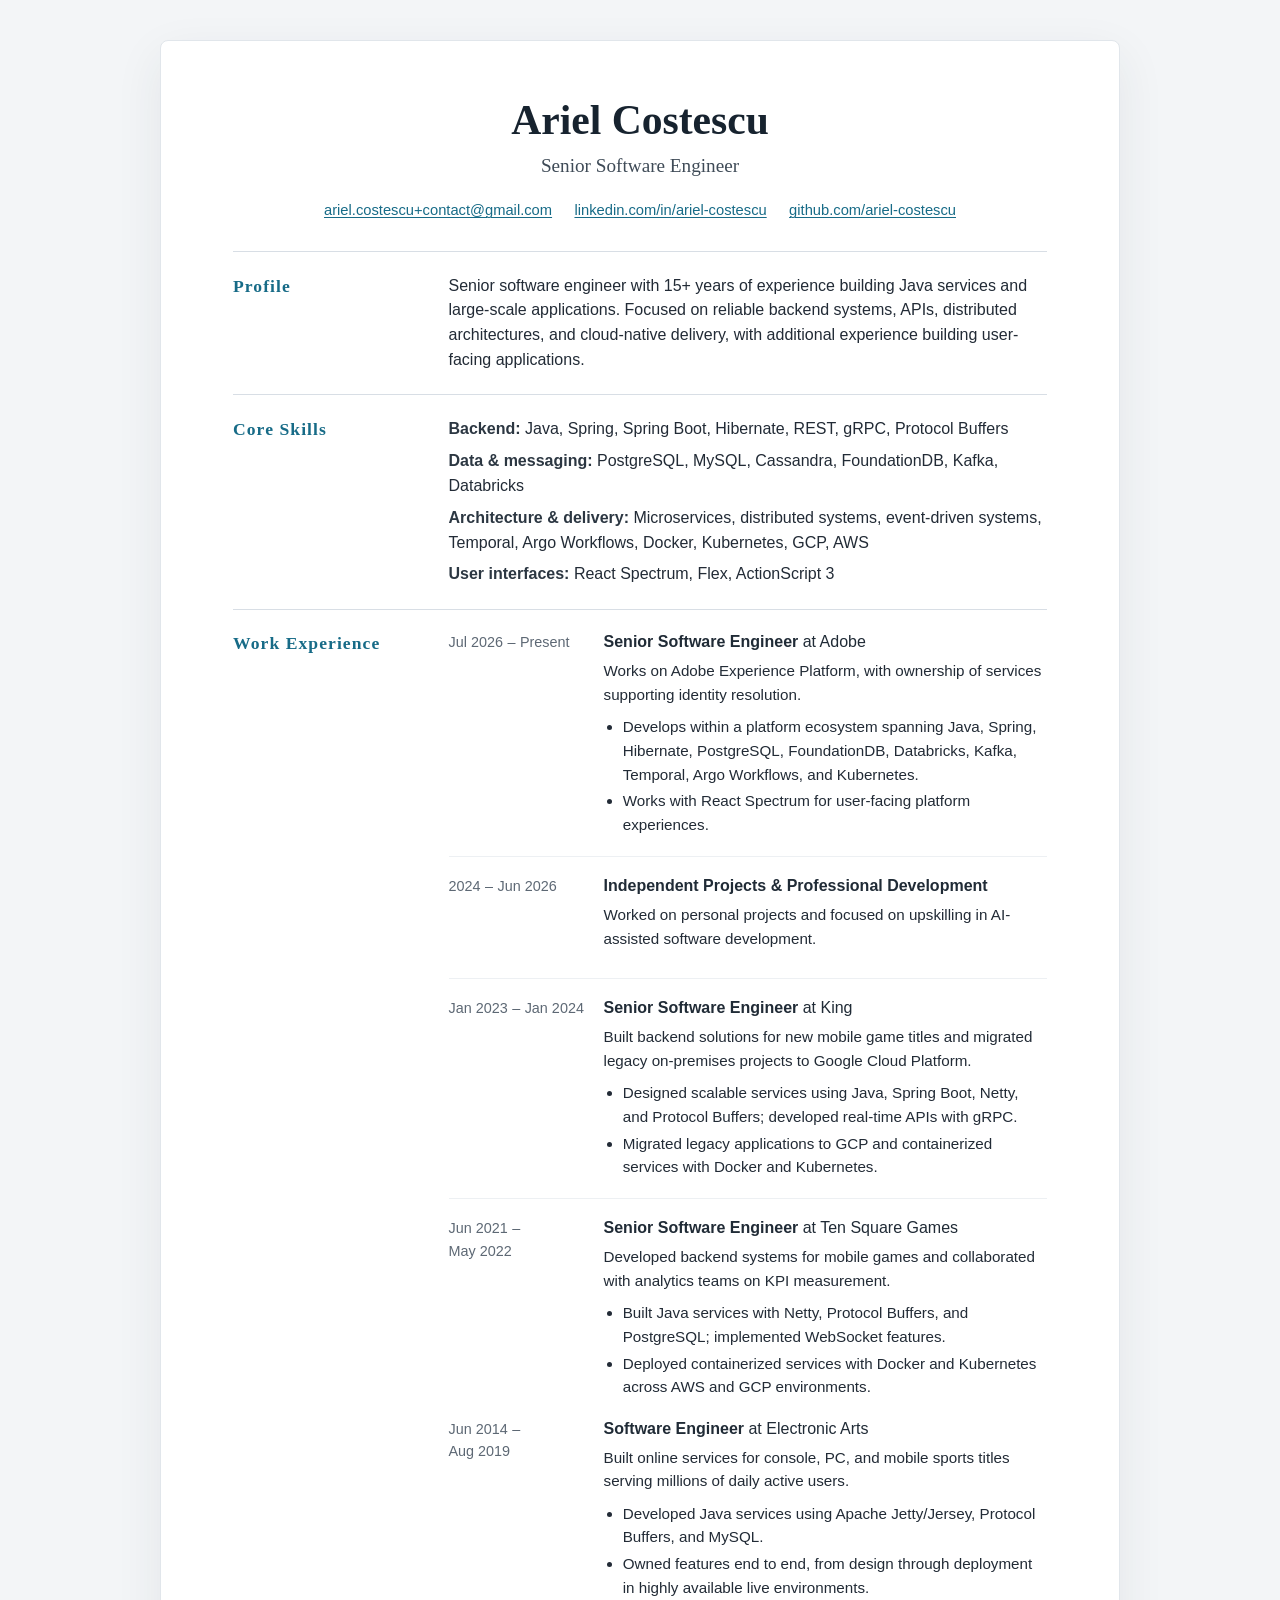
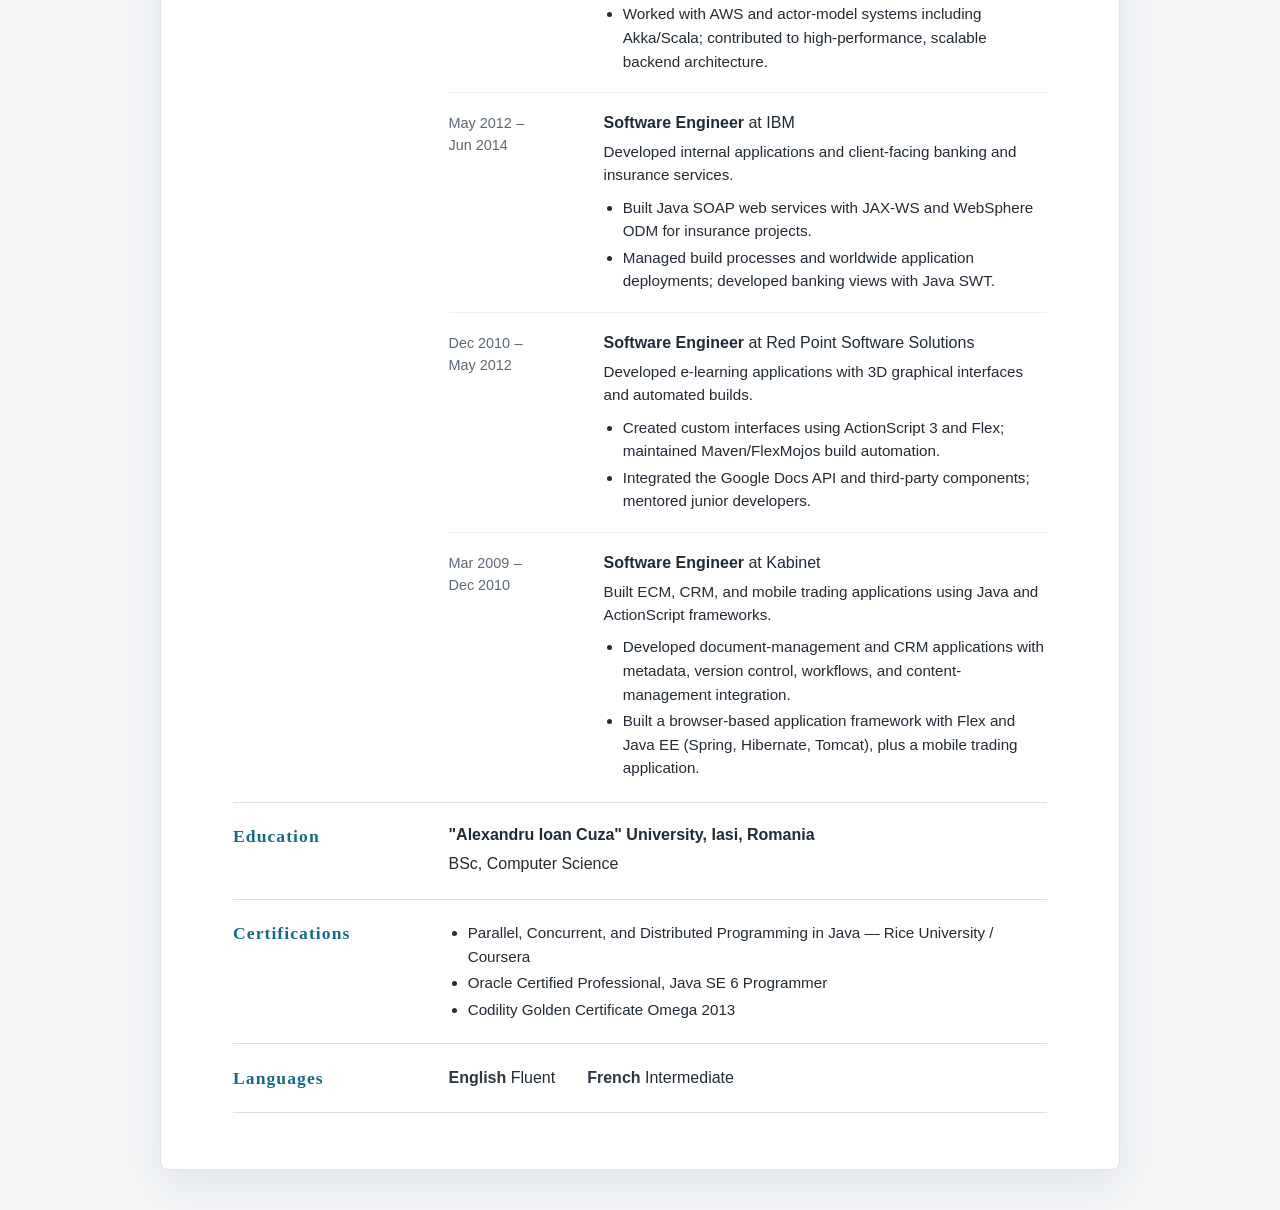
<file: index.html>
<!doctype html>
<html lang="en">
  <head>
    <meta charset="utf-8">
    <meta name="viewport" content="width=device-width, initial-scale=1">
    <meta name="theme-color" content="#f3f5f7">
    <meta
      name="description"
      content="Ariel Costescu, Senior Software Engineer. Experience in Java, backend systems, distributed architectures, and cloud-native delivery."
    >
    <meta property="og:title" content="Ariel Costescu — Senior Software Engineer">
    <meta
      property="og:description"
      content="Senior software engineer focused on reliable backend systems, APIs, distributed architectures, and cloud-native delivery."
    >
    <meta property="og:type" content="profile">
    <title>Ariel Costescu — Senior Software Engineer</title>
    <link rel="stylesheet" href="styles.css">
  </head>
  <body>
    <main class="resume">
      <header class="resume-header">
        <h1>Ariel Costescu</h1>
        <p class="job-title">Senior Software Engineer</p>
        <nav class="contact" aria-label="Contact links">
          <a href="mailto:ariel.costescu+contact@gmail.com">ariel.costescu+contact@gmail.com</a>
          <a href="https://linkedin.com/in/ariel-costescu">linkedin.com/in/ariel-costescu</a>
          <a href="https://github.com/ariel-costescu">github.com/ariel-costescu</a>
        </nav>
      </header>

      <section class="resume-section" aria-labelledby="profile-heading">
        <h2 id="profile-heading" class="section-label">Profile</h2>
        <div class="section-content">
          <p>
            Senior software engineer with 15+ years of experience building Java services and
            large-scale applications. Focused on reliable backend systems, APIs, distributed
            architectures, and cloud-native delivery, with additional experience building
            user-facing applications.
          </p>
        </div>
      </section>

      <section class="resume-section" aria-labelledby="skills-heading">
        <h2 id="skills-heading" class="section-label">Core Skills</h2>
        <div class="section-content skills">
          <p><strong>Backend:</strong> Java, Spring, Spring Boot, Hibernate, REST, gRPC, Protocol Buffers</p>
          <p><strong>Data &amp; messaging:</strong> PostgreSQL, MySQL, Cassandra, FoundationDB, Kafka, Databricks</p>
          <p><strong>Architecture &amp; delivery:</strong> Microservices, distributed systems, event-driven systems, Temporal, Argo Workflows, Docker, Kubernetes, GCP, AWS</p>
          <p><strong>User interfaces:</strong> React Spectrum, Flex, ActionScript 3</p>
        </div>
      </section>

      <section class="resume-section experience" aria-labelledby="experience-heading">
        <h2 id="experience-heading" class="section-label">Work Experience</h2>
        <div class="section-content experience-list">
          <article class="job">
            <p class="job-dates">
              <time datetime="2026-07">Jul 2026</time><span aria-hidden="true">–</span><span>Present</span>
            </p>
            <div class="job-details">
              <h3>Senior Software Engineer <span>at Adobe</span></h3>
              <p>
                Works on Adobe Experience Platform, with ownership of services supporting identity
                resolution.
              </p>
              <ul>
                <li>
                  Develops within a platform ecosystem spanning Java, Spring, Hibernate,
                  PostgreSQL, FoundationDB, Databricks, Kafka, Temporal, Argo Workflows, and
                  Kubernetes.
                </li>
                <li>Works with React Spectrum for user-facing platform experiences.</li>
              </ul>
            </div>
          </article>

          <article class="job">
            <p class="job-dates">
              <time datetime="2024">2024</time><span aria-hidden="true">–</span><time datetime="2026-06">Jun 2026</time>
            </p>
            <div class="job-details">
              <h3>Independent Projects &amp; Professional Development</h3>
              <p>
                Worked on personal projects and focused on upskilling in AI-assisted software
                development.
              </p>
            </div>
          </article>

          <article class="job">
            <p class="job-dates">
              <time datetime="2023-01">Jan 2023</time><span aria-hidden="true">–</span><time datetime="2024-01">Jan 2024</time>
            </p>
            <div class="job-details">
              <h3>Senior Software Engineer <span>at King</span></h3>
              <p>
                Built backend solutions for new mobile game titles and migrated legacy on-premises
                projects to Google Cloud Platform.
              </p>
              <ul>
                <li>Designed scalable services using Java, Spring Boot, Netty, and Protocol Buffers; developed real-time APIs with gRPC.</li>
                <li>Migrated legacy applications to GCP and containerized services with Docker and Kubernetes.</li>
              </ul>
            </div>
          </article>

          <article class="job">
            <p class="job-dates">
              <time datetime="2021-06">Jun 2021</time><span aria-hidden="true">–</span><time datetime="2022-05">May 2022</time>
            </p>
            <div class="job-details">
              <h3>Senior Software Engineer <span>at Ten Square Games</span></h3>
              <p>
                Developed backend systems for mobile games and collaborated with analytics teams
                on KPI measurement.
              </p>
              <ul>
                <li>Built Java services with Netty, Protocol Buffers, and PostgreSQL; implemented WebSocket features.</li>
                <li>Deployed containerized services with Docker and Kubernetes across AWS and GCP environments.</li>
              </ul>
            </div>
          </article>

          <div class="print-page-header" aria-hidden="true">
            <p class="print-name">Ariel Costescu</p>
            <p class="print-title">Senior Software Engineer</p>
            <p class="continuation-label">Experience (continued)</p>
          </div>

          <article class="job">
            <p class="job-dates">
              <time datetime="2014-06">Jun 2014</time><span aria-hidden="true">–</span><time datetime="2019-08">Aug 2019</time>
            </p>
            <div class="job-details">
              <h3>Software Engineer <span>at Electronic Arts</span></h3>
              <p>
                Built online services for console, PC, and mobile sports titles serving millions
                of daily active users.
              </p>
              <ul>
                <li>Developed Java services using Apache Jetty/Jersey, Protocol Buffers, and MySQL.</li>
                <li>Owned features end to end, from design through deployment in highly available live environments.</li>
                <li>Worked with AWS and actor-model systems including Akka/Scala; contributed to high-performance, scalable backend architecture.</li>
              </ul>
            </div>
          </article>

          <article class="job">
            <p class="job-dates">
              <time datetime="2012-05">May 2012</time><span aria-hidden="true">–</span><time datetime="2014-06">Jun 2014</time>
            </p>
            <div class="job-details">
              <h3>Software Engineer <span>at IBM</span></h3>
              <p>Developed internal applications and client-facing banking and insurance services.</p>
              <ul>
                <li>Built Java SOAP web services with JAX-WS and WebSphere ODM for insurance projects.</li>
                <li>Managed build processes and worldwide application deployments; developed banking views with Java SWT.</li>
              </ul>
            </div>
          </article>

          <article class="job">
            <p class="job-dates">
              <time datetime="2010-12">Dec 2010</time><span aria-hidden="true">–</span><time datetime="2012-05">May 2012</time>
            </p>
            <div class="job-details">
              <h3>Software Engineer <span>at Red Point Software Solutions</span></h3>
              <p>Developed e-learning applications with 3D graphical interfaces and automated builds.</p>
              <ul>
                <li>Created custom interfaces using ActionScript 3 and Flex; maintained Maven/FlexMojos build automation.</li>
                <li>Integrated the Google Docs API and third-party components; mentored junior developers.</li>
              </ul>
            </div>
          </article>

          <article class="job">
            <p class="job-dates">
              <time datetime="2009-03">Mar 2009</time><span aria-hidden="true">–</span><time datetime="2010-12">Dec 2010</time>
            </p>
            <div class="job-details">
              <h3>Software Engineer <span>at Kabinet</span></h3>
              <p>Built ECM, CRM, and mobile trading applications using Java and ActionScript frameworks.</p>
              <ul>
                <li>Developed document-management and CRM applications with metadata, version control, workflows, and content-management integration.</li>
                <li>Built a browser-based application framework with Flex and Java EE (Spring, Hibernate, Tomcat), plus a mobile trading application.</li>
              </ul>
            </div>
          </article>
        </div>
      </section>

      <section class="resume-section" aria-labelledby="education-heading">
        <h2 id="education-heading" class="section-label">Education</h2>
        <div class="section-content">
          <h3 class="plain-heading">"Alexandru Ioan Cuza" University, Iasi, Romania</h3>
          <p>BSc, Computer Science</p>
        </div>
      </section>

      <section class="resume-section" aria-labelledby="certifications-heading">
        <h2 id="certifications-heading" class="section-label">Certifications</h2>
        <div class="section-content">
          <ul class="compact-list">
            <li>Parallel, Concurrent, and Distributed Programming in Java — Rice University / Coursera</li>
            <li>Oracle Certified Professional, Java SE 6 Programmer</li>
            <li>Codility Golden Certificate Omega 2013</li>
          </ul>
        </div>
      </section>

      <section class="resume-section" aria-labelledby="languages-heading">
        <h2 id="languages-heading" class="section-label">Languages</h2>
        <div class="section-content language-list">
          <p><strong>English</strong> Fluent</p>
          <p><strong>French</strong> Intermediate</p>
        </div>
      </section>
    </main>
  </body>
</html>
</file>
<file: styles.css>
:root {
  color-scheme: light;
  font-family: Arial, Helvetica, sans-serif;
  color: #222b36;
  background: #f3f5f7;
  font-synthesis: none;
  text-rendering: optimizeLegibility;
  --accent: #176b87;
  --muted: #5d6874;
  --rule: #d8dee5;
}

* {
  box-sizing: border-box;
}

body {
  margin: 0;
  padding: 2.5rem 1.25rem;
  font-size: 1rem;
  line-height: 1.55;
}

a {
  color: var(--accent);
  text-decoration-thickness: 0.06em;
  text-underline-offset: 0.16em;
  overflow-wrap: anywhere;
}

a:hover {
  color: #0b4f69;
}

a:focus-visible {
  outline: 3px solid #f0a944;
  outline-offset: 3px;
  border-radius: 2px;
}

.resume {
  width: min(100%, 60rem);
  margin-inline: auto;
  padding: 3.5rem 4.5rem;
  background: #fff;
  border: 1px solid #e1e6eb;
  border-radius: 0.5rem;
  box-shadow: 0 1rem 3rem rgb(36 52 67 / 8%);
}

.resume-header {
  padding-bottom: 1.8rem;
  text-align: center;
  border-bottom: 1px solid var(--rule);
}

.resume-header h1,
.job-title {
  font-family: Georgia, "Times New Roman", serif;
}

.resume-header h1 {
  margin: 0;
  color: #17232f;
  font-size: clamp(2rem, 5vw, 2.6rem);
  font-weight: 600;
  line-height: 1.15;
}

.job-title {
  margin: 0.4rem 0 1.15rem;
  color: #3f4b57;
  font-size: 1.2rem;
}

.contact {
  display: flex;
  flex-wrap: wrap;
  justify-content: center;
  gap: 0.4rem 1.4rem;
  font-size: 0.92rem;
}

.resume-section {
  display: grid;
  grid-template-columns: minmax(10.5rem, 0.32fr) minmax(0, 1fr);
  gap: 1.5rem;
  padding-block: 1.35rem;
  border-bottom: 1px solid var(--rule);
}

.section-label {
  margin: 0;
  color: var(--accent);
  font-family: Georgia, "Times New Roman", serif;
  font-size: 1.1rem;
  font-variant: small-caps;
  font-weight: 700;
  letter-spacing: 0.06em;
  line-height: 1.4;
}

.section-content > :first-child {
  margin-top: 0;
}

.section-content > :last-child {
  margin-bottom: 0;
}

.section-content p {
  margin-block: 0 0.55rem;
}

.skills p {
  margin-bottom: 0.45rem;
}

.skills strong,
.language-list strong {
  color: #2c3742;
}

.experience-list {
  min-width: 0;
}

.job {
  display: grid;
  grid-template-columns: minmax(7.5rem, 0.31fr) minmax(0, 1fr);
  gap: 1.1rem;
  padding-block: 0 1.2rem;
}

.job + .job {
  padding-top: 1.15rem;
  border-top: 1px solid #edf0f3;
}

.job:last-child {
  padding-bottom: 0;
}

.job-dates {
  display: flex;
  flex-wrap: wrap;
  gap: 0 0.28rem;
  align-content: start;
  margin: 0;
  color: var(--muted);
  font-size: 0.9rem;
  font-variant-numeric: tabular-nums;
}

.job-details h3,
.plain-heading {
  margin: 0 0 0.35rem;
  color: #202b36;
  font-size: 1rem;
  line-height: 1.4;
}

.job-details h3 span {
  font-weight: 400;
}

.job-details p,
.job-details li,
.compact-list {
  font-size: 0.95rem;
}

.job-details ul,
.compact-list {
  margin: 0.4rem 0 0;
  padding-left: 1.2rem;
}

.job-details li + li,
.compact-list li + li {
  margin-top: 0.2rem;
}

.language-list {
  display: flex;
  flex-wrap: wrap;
  gap: 0.25rem 2rem;
}

.language-list p {
  margin: 0;
}

.print-page-header {
  display: none;
}

@media (max-width: 700px) {
  body {
    padding: 1rem 0.75rem;
  }

  .resume {
    padding: 2rem 1.35rem;
    border-radius: 0.35rem;
  }

  .resume-header h1 {
    font-size: clamp(1.55rem, 8vw, 2rem);
  }

  .resume-section {
    grid-template-columns: minmax(0, 1fr);
    gap: 0.65rem;
    padding-block: 1.1rem;
  }

  .section-label {
    font-size: 1.02rem;
  }

  .job {
    grid-template-columns: minmax(0, 1fr);
    gap: 0.2rem;
  }

  .job-dates {
    font-size: 0.85rem;
  }

  .contact {
    flex-direction: column;
    gap: 0.3rem;
  }
}

@page {
  size: A4;
  margin: 12mm 14mm;
}

@media print {
  :root {
    background: #fff;
    color: #111;
    --accent: #222;
    --muted: #333;
    --rule: #c7c7c7;
  }

  body {
    padding: 0;
    font-size: 9pt;
    line-height: 1.32;
    print-color-adjust: exact;
    -webkit-print-color-adjust: exact;
  }

  a,
  a:hover {
    color: inherit;
    text-decoration: none;
  }

  .resume {
    width: 100%;
    max-width: none;
    margin: 0;
    padding: 0;
    border: 0;
    border-radius: 0;
    box-shadow: none;
  }

  .resume-header {
    padding-bottom: 4mm;
    border: 0;
  }

  .resume-header h1 {
    color: #111;
    font-size: 21pt;
  }

  .job-title {
    margin: 1mm 0 2.5mm;
    color: #222;
    font-size: 12pt;
  }

  .contact {
    gap: 2mm 6mm;
    font-size: 8.5pt;
  }

  .resume-section {
    grid-template-columns: 29% minmax(0, 1fr);
    gap: 5mm;
    padding-block: 3mm;
  }

  .section-label {
    color: #111;
    font-size: 10pt;
  }

  .section-content p {
    margin-bottom: 1.3mm;
  }

  .skills p {
    margin-bottom: 1mm;
  }

  .job {
    grid-template-columns: 27% minmax(0, 1fr);
    gap: 4mm;
    padding-bottom: 3mm;
    break-inside: avoid;
    page-break-inside: avoid;
  }

  .job + .job {
    padding-top: 2.5mm;
    border-top: 0;
  }

  .job-dates {
    gap: 0 1mm;
    font-size: 8.5pt;
  }

  .job-details h3,
  .plain-heading {
    margin-bottom: 1mm;
    font-size: 9.5pt;
  }

  .job-details p,
  .job-details li,
  .compact-list {
    font-size: 8.5pt;
  }

  .job-details ul,
  .compact-list {
    margin-top: 1mm;
    padding-left: 4mm;
  }

  .job-details li + li,
  .compact-list li + li {
    margin-top: 0.5mm;
  }

  .print-page-header {
    display: block;
    margin-top: 0;
    padding-bottom: 3mm;
    break-before: page;
    page-break-before: always;
    text-align: center;
  }

  .print-name {
    margin: 0;
    font-family: Georgia, "Times New Roman", serif;
    font-size: 16pt;
  }

  .print-title {
    margin: 0;
    font-family: Georgia, "Times New Roman", serif;
    font-size: 10pt;
  }

  .continuation-label {
    margin: 3mm 0 0;
    font-size: 9pt;
    font-weight: 700;
    text-align: left;
  }

  .experience {
    border-bottom: 0;
  }

  .language-list {
    gap: 2mm 10mm;
  }
}

@media (prefers-reduced-motion: reduce) {
  *,
  *::before,
  *::after {
    scroll-behavior: auto !important;
    animation-duration: 0.01ms !important;
    animation-iteration-count: 1 !important;
    transition-duration: 0.01ms !important;
  }
}
</file>
